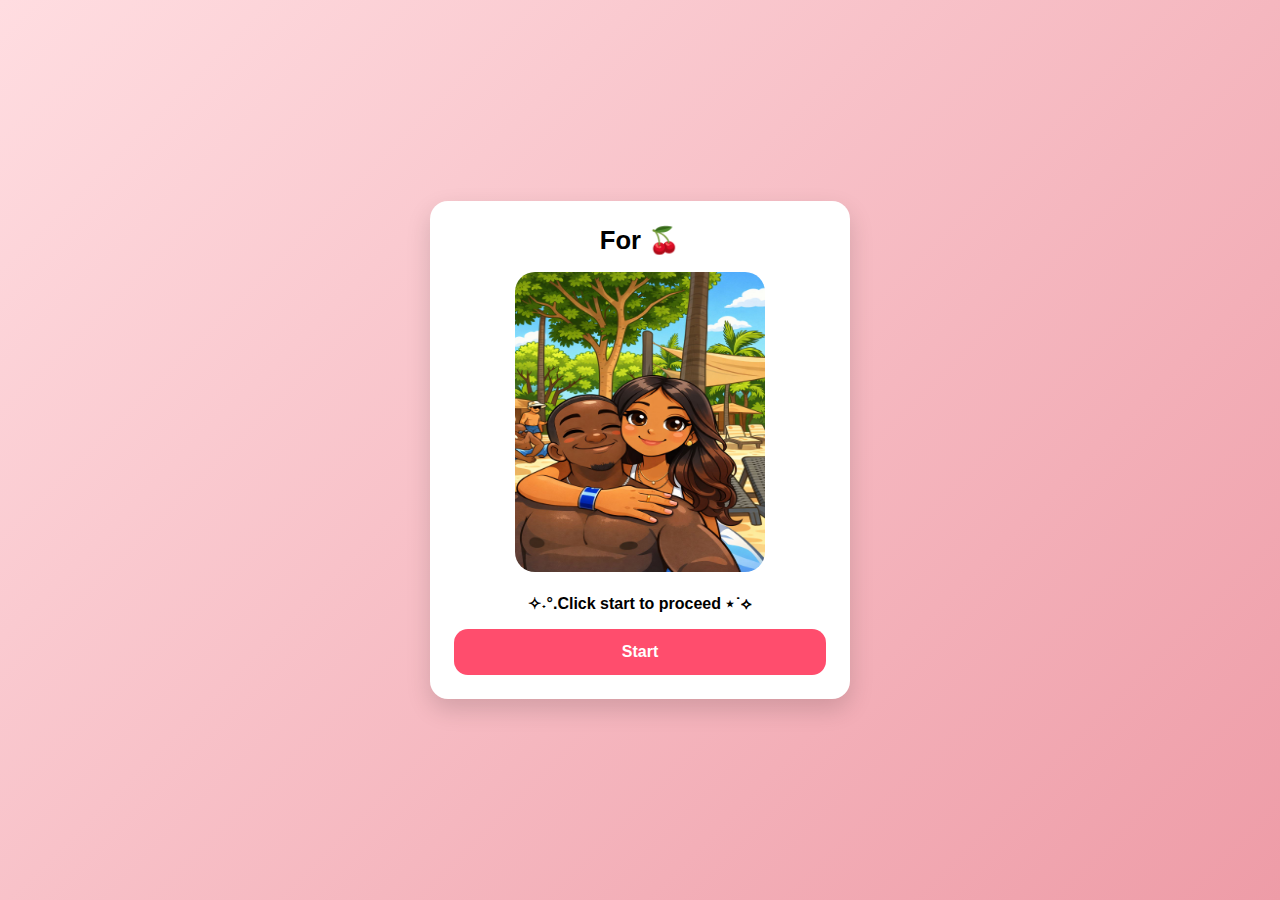
<file: index.html>
<!DOCTYPE html>
<html>
<head>
	<link rel="stylesheet" href="style.css">
	<meta charset="utf-8">
	<meta name="viewport" content="width=device-width, initial-scale=1">
	<title> For Cherry</title>
</head>
<body>


<div class="container">
<h1> For 🍒   </h1>

<img src = "WhatsApp Image 2026-02-07 at 14.46.11.jpeg", width = "250" height = "300" > </img>
<br></br>
<Strong>✧˖°.Click start to proceed ⋆˙⟡</Strong>

<a href="XO.html">
	
	<button>
		Start
	</button>
	
</a>

</div>


<script src=index.js> </script>
</body>

</html>
</file>
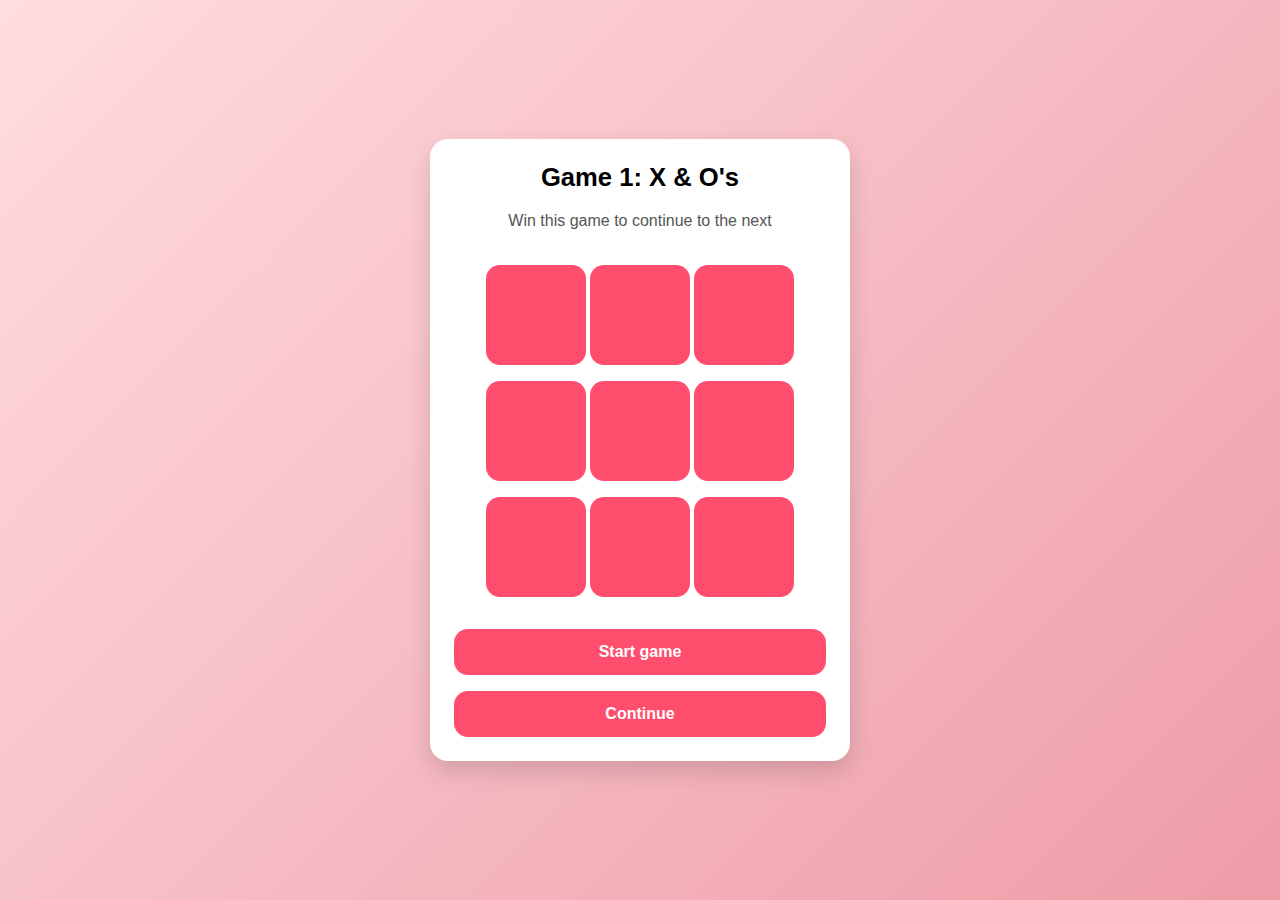
<file: XO.html>
<!DOCTYPE html>
<html>
<head>
	<link rel="stylesheet" href="style.css">
	<meta charset="utf-8">
	<meta name="viewport" content="width=device-width, initial-scale=1">
	<title>Game 1</title>
</head>
<body>


<div class="container">
<h1> Game 1: X & O's</h1>
<p>Win this game to continue to the next</p>

	<p id="message"></p>

<div class="board">
    <button class="cell" style="width: 100px; height: 100px;"></button>
    <button class="cell" style="width: 100px; height: 100px;"></button>
    <button class="cell" style="width: 100px; height: 100px;"></button>
    <button class="cell" style="width: 100px; height: 100px;"></button>
    <button class="cell" style="width: 100px; height: 100px;"></button>
    <button class="cell" style="width: 100px; height: 100px;"></button>
    <button class="cell" style="width: 100px; height: 100px;"></button>
    <button class="cell" style="width: 100px; height: 100px;"></button>
    <button class="cell" style="width: 100px; height: 100px;"></button>
    
  </div>
  
  <p id="status"></p>

	<button id = "ButtonStart">
		Start game
	</button>
<a href="hearts.html">
	
	<button>
		Continue
	</button>
</a>
</div>




<script src=XO.js> </script>
</body>

</html>
</file>
<file: style.css>
* {
  box-sizing: border-box;
  font-family: -apple-system, BlinkMacSystemFont, "Segoe UI", Roboto, Arial, sans-serif;
}

img {
	border-radius: 20px;
}

body {
  margin: 0;
  min-height: 100vh;
  background: linear-gradient(135deg, #ffdde1, #ee9ca7);
  display: flex;
  justify-content: center;
  align-items: center;
}

.container {
  background: white;
  padding: 24px;
  border-radius: 18px;
  width: 90%;
  max-width: 420px;
  text-align: center;
  box-shadow: 0 10px 25px rgba(0,0,0,0.15);
}

h1 {
  margin-top: 0;
  font-size: 1.6rem;
}

p {
  color: #555;
  line-height: 1.5;
}

button {
  margin-top: 16px;
  padding: 14px;
  width: 100%;
  border: none;
  border-radius: 14px;
  background: #ff4d6d;
  color: white;
  font-size: 16px;
  font-weight: 600;
  cursor: pointer;
}

button:active {
  transform: scale(0.98);
}

.container {
  animation: popIn 0.5s ease;
}

@keyframes popIn {
  from {
    opacity: 0;
    transform: translateY(12px);
  }
  to {
    opacity: 1;
    transform: translateY(0);
  }
}
</file>
